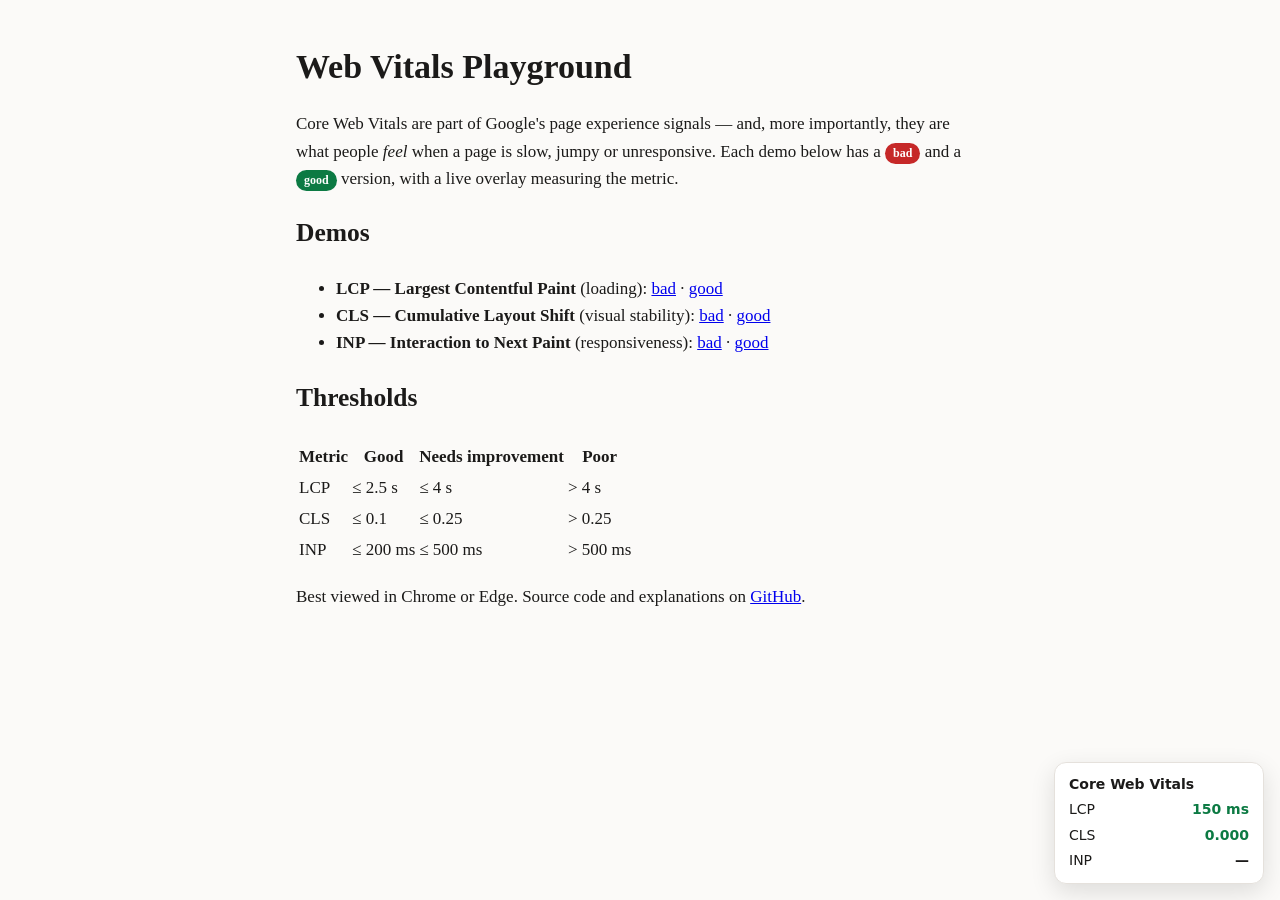
<file: index.html>
<!doctype html>
<html lang="en">
<head>
  <meta charset="utf-8">
  <meta name="viewport" content="width=device-width, initial-scale=1">
  <title>Web Vitals Playground</title>
  <meta name="description" content="Side-by-side demos of bad and good LCP, CLS and INP, with a live Core Web Vitals overlay. Learn what hurts page experience and how to fix it.">
  <link rel="stylesheet" href="style.css">
</head>
<body>
  <main class="wrap">
    <h1>Web Vitals Playground</h1>
    <p>Core Web Vitals are part of Google's page experience signals — and, more importantly, they are what people <em>feel</em> when a page is slow, jumpy or unresponsive. Each demo below has a <span class="badge bad">bad</span> and a <span class="badge good">good</span> version, with a live overlay measuring the metric.</p>

    <h2>Demos</h2>
    <ul>
      <li><strong>LCP — Largest Contentful Paint</strong> (loading): <a href="lcp.html?version=bad">bad</a> · <a href="lcp.html?version=good">good</a></li>
      <li><strong>CLS — Cumulative Layout Shift</strong> (visual stability): <a href="cls.html?version=bad">bad</a> · <a href="cls.html?version=good">good</a></li>
      <li><strong>INP — Interaction to Next Paint</strong> (responsiveness): <a href="inp.html?version=bad">bad</a> · <a href="inp.html?version=good">good</a></li>
    </ul>

    <h2>Thresholds</h2>
    <table>
      <thead><tr><th>Metric</th><th>Good</th><th>Needs improvement</th><th>Poor</th></tr></thead>
      <tbody>
        <tr><td>LCP</td><td>≤ 2.5 s</td><td>≤ 4 s</td><td>&gt; 4 s</td></tr>
        <tr><td>CLS</td><td>≤ 0.1</td><td>≤ 0.25</td><td>&gt; 0.25</td></tr>
        <tr><td>INP</td><td>≤ 200 ms</td><td>≤ 500 ms</td><td>&gt; 500 ms</td></tr>
      </tbody>
    </table>

    <p>Best viewed in Chrome or Edge. Source code and explanations on <a href="https://github.com/lari-pellini/web-vitals-playground">GitHub</a>.</p>
  </main>
  <script src="vitals.js"></script>
</body>
</html>
</file>
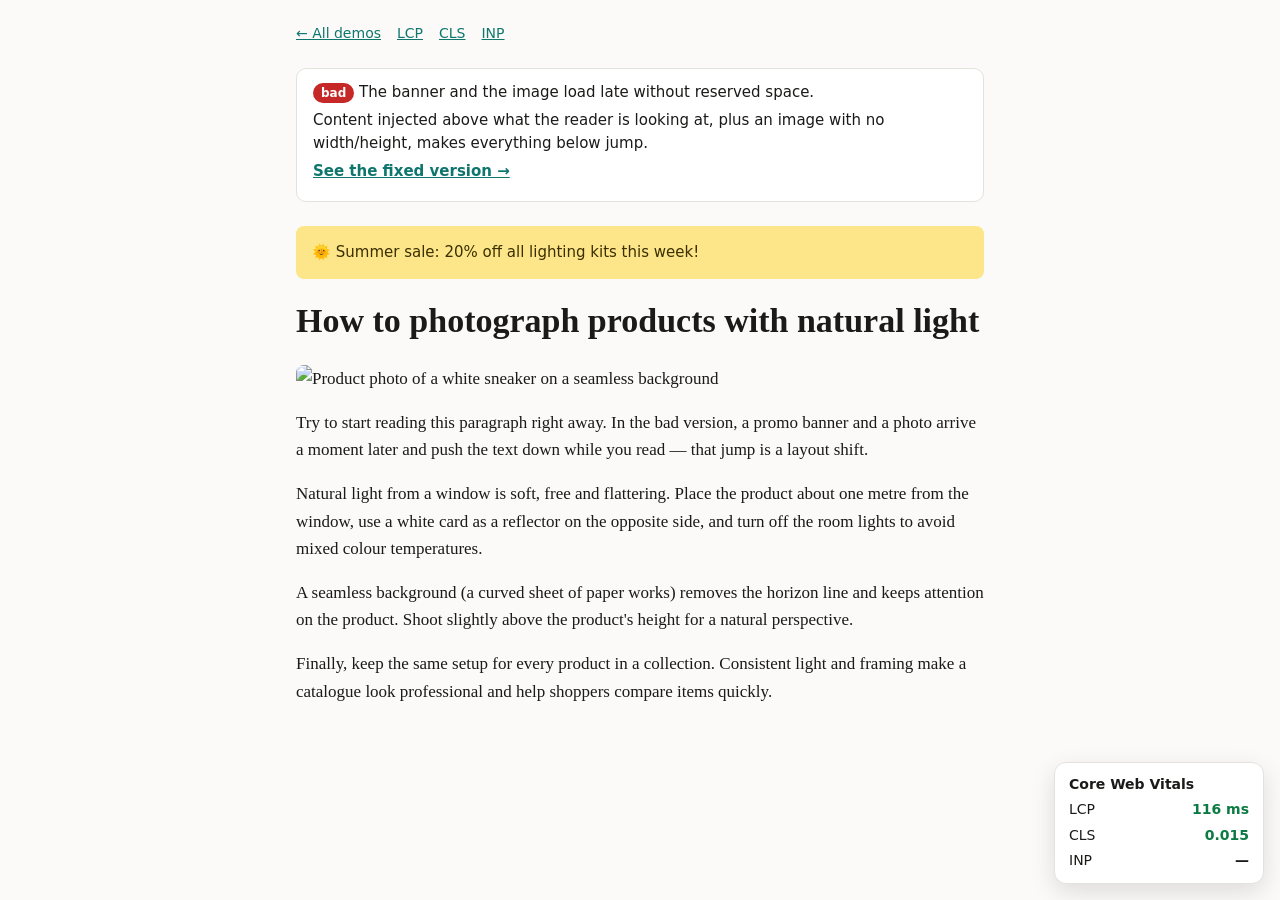
<file: cls.html>
<!doctype html>
<html lang="en">
<head>
  <meta charset="utf-8">
  <meta name="viewport" content="width=device-width, initial-scale=1">
  <title>CLS demo · Web Vitals Playground</title>
  <link rel="stylesheet" href="style.css">
  <script src="vitals.js"></script>
</head>
<body>
  <main class="wrap">
    <nav><a href="./">← All demos</a><a href="lcp.html">LCP</a><a href="cls.html">CLS</a><a href="inp.html">INP</a></nav>

    <section class="explain">
      <p id="label"></p>
      <p id="why"></p>
      <p class="toggle"><a id="toggle" href="#"></a></p>
    </section>

    <div id="promo-area"></div>

    <h1>How to photograph products with natural light</h1>
    <img id="photo" alt="Product photo of a white sneaker on a seamless background">
    <p>Try to start reading this paragraph right away. In the bad version, a promo banner and a photo arrive a moment later and push the text down while you read — that jump is a layout shift.</p>

    <p>Natural light from a window is soft, free and flattering. Place the product about one metre from the window, use a white card as a reflector on the opposite side, and turn off the room lights to avoid mixed colour temperatures.</p>
    <p>A seamless background (a curved sheet of paper works) removes the horizon line and keeps attention on the product. Shoot slightly above the product's height for a natural perspective.</p>
    <p>Finally, keep the same setup for every product in a collection. Consistent light and framing make a catalogue look professional and help shoppers compare items quickly.</p>
  </main>

  <script>
    var good = new URLSearchParams(location.search).get('version') === 'good';
    document.getElementById('label').innerHTML = good
      ? '<span class="badge good">good</span> Space is reserved for the banner and the image.'
      : '<span class="badge bad">bad</span> The banner and the image load late without reserved space.';
    document.getElementById('why').textContent = good
      ? 'Fix: a min-height slot for the banner and width/height attributes on the <img>, so the browser knows the aspect ratio before the file arrives.'
      : 'Content injected above what the reader is looking at, plus an image with no width/height, makes everything below jump.';
    var toggle = document.getElementById('toggle');
    toggle.href = '?version=' + (good ? 'bad' : 'good');
    toggle.textContent = good ? 'See the bad version →' : 'See the fixed version →';

    var photo = document.getElementById('photo');
    var area = document.getElementById('promo-area');
    if (good) {
      area.className = 'promo-slot';
      photo.width = 1200;
      photo.height = 600;
    }

    // Simulate a late ad/promo script and a slow image.
    setTimeout(function () {
      var promo = document.createElement('div');
      promo.className = 'promo';
      promo.textContent = '🌞 Summer sale: 20% off all lighting kits this week!';
      area.appendChild(promo);
    }, 700);

    setTimeout(function () {
      var svg = '<svg xmlns="http://www.w3.org/2000/svg" width="1200" height="600" viewBox="0 0 1200 600">' +
        '<defs><linearGradient id="g" x1="0" y1="0" x2="0" y2="1"><stop offset="0" stop-color="#f5f5f4"/><stop offset="1" stop-color="#d6d3d1"/></linearGradient></defs>' +
        '<rect width="1200" height="600" fill="url(#g)"/>' +
        '<ellipse cx="600" cy="470" rx="300" ry="30" fill="#a8a29e" opacity=".5"/>' +
        '<path d="M380 430 Q390 320 520 300 L700 290 Q800 300 820 360 L830 430 Z" fill="#fff" stroke="#78716c" stroke-width="6"/>' +
        '<rect x="370" y="425" width="470" height="30" rx="12" fill="#e7e5e4" stroke="#78716c" stroke-width="6"/></svg>';
      photo.src = 'data:image/svg+xml;charset=utf-8,' + encodeURIComponent(svg);
    }, 1400);
  </script>
</body>
</html>
</file>
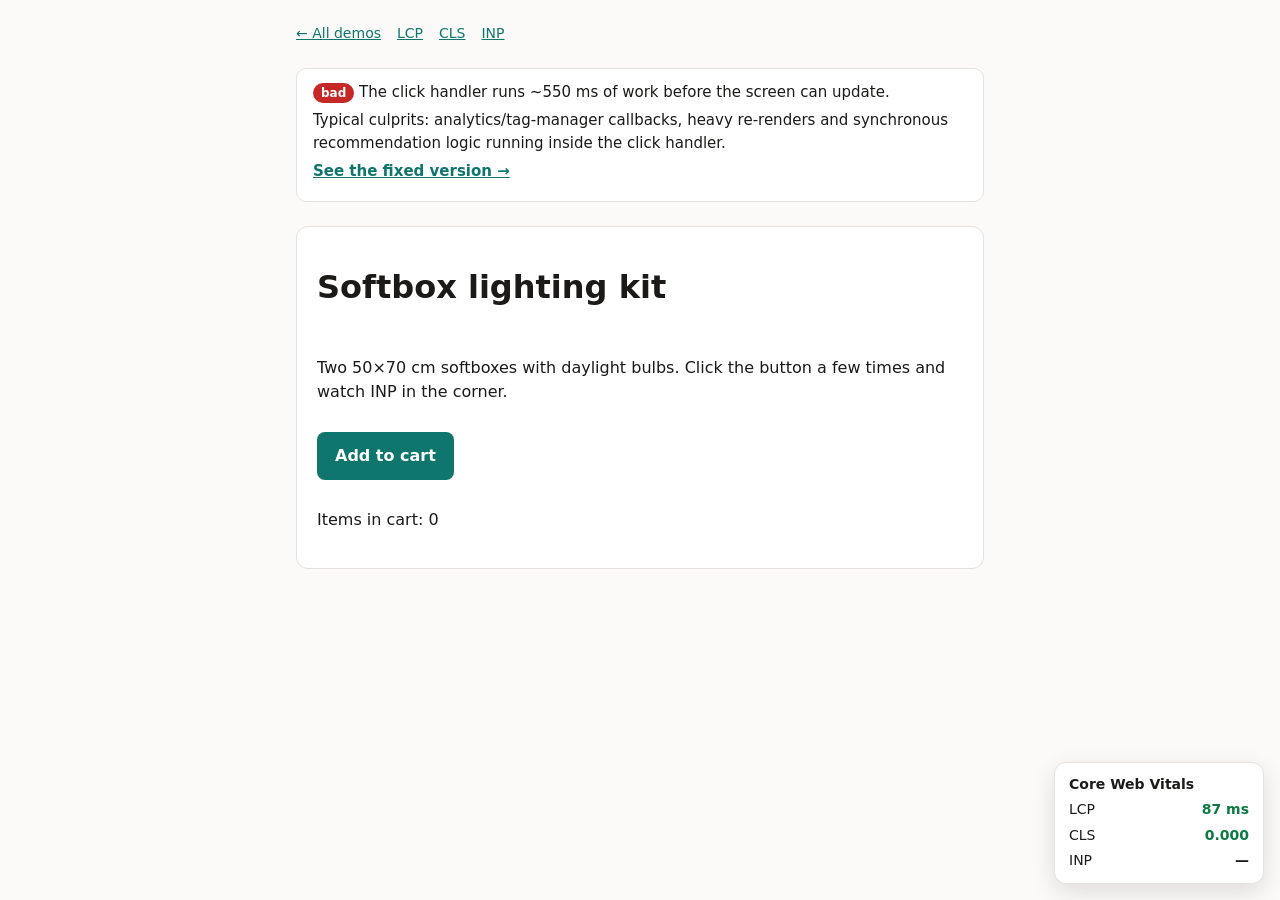
<file: inp.html>
<!doctype html>
<html lang="en">
<head>
  <meta charset="utf-8">
  <meta name="viewport" content="width=device-width, initial-scale=1">
  <title>INP demo · Web Vitals Playground</title>
  <link rel="stylesheet" href="style.css">
  <script src="vitals.js"></script>
</head>
<body>
  <main class="wrap">
    <nav><a href="./">← All demos</a><a href="lcp.html">LCP</a><a href="cls.html">CLS</a><a href="inp.html">INP</a></nav>

    <section class="explain">
      <p id="label"></p>
      <p id="why"></p>
      <p class="toggle"><a id="toggle" href="#"></a></p>
    </section>

    <div class="product">
      <h1>Softbox lighting kit</h1>
      <p>Two 50×70 cm softboxes with daylight bulbs. Click the button a few times and watch INP in the corner.</p>
      <button type="button" id="add">Add to cart</button>
      <p>Items in cart: <span class="cart-count" id="count">0</span></p>
    </div>
  </main>

  <script>
    var good = new URLSearchParams(location.search).get('version') === 'good';
    document.getElementById('label').innerHTML = good
      ? '<span class="badge good">good</span> The click updates the screen first, then does the heavy work.'
      : '<span class="badge bad">bad</span> The click handler runs ~550 ms of work before the screen can update.';
    document.getElementById('why').textContent = good
      ? 'Fix: show feedback immediately and defer analytics, recommendations and other non-urgent work until after the next paint (requestAnimationFrame + setTimeout, or scheduler.yield()).'
      : 'Typical culprits: analytics/tag-manager callbacks, heavy re-renders and synchronous recommendation logic running inside the click handler.';
    var toggle = document.getElementById('toggle');
    toggle.href = '?version=' + (good ? 'bad' : 'good');
    toggle.textContent = good ? 'See the bad version →' : 'See the fixed version →';

    var count = 0;
    var button = document.getElementById('add');
    var counter = document.getElementById('count');

    // Stand-in for tracking pixels, cart recalculation, recommendation widgets…
    function heavyWork(ms) {
      var end = performance.now() + ms;
      while (performance.now() < end) { /* busy */ }
    }

    function updateUi() {
      count += 1;
      counter.textContent = String(count);
      button.textContent = 'Added ✓';
    }

    button.addEventListener('click', function () {
      if (good) {
        updateUi();
        requestAnimationFrame(function () {
          setTimeout(function () { heavyWork(550); }, 0);
        });
      } else {
        heavyWork(550);
        updateUi();
      }
    });
  </script>
</body>
</html>
</file>
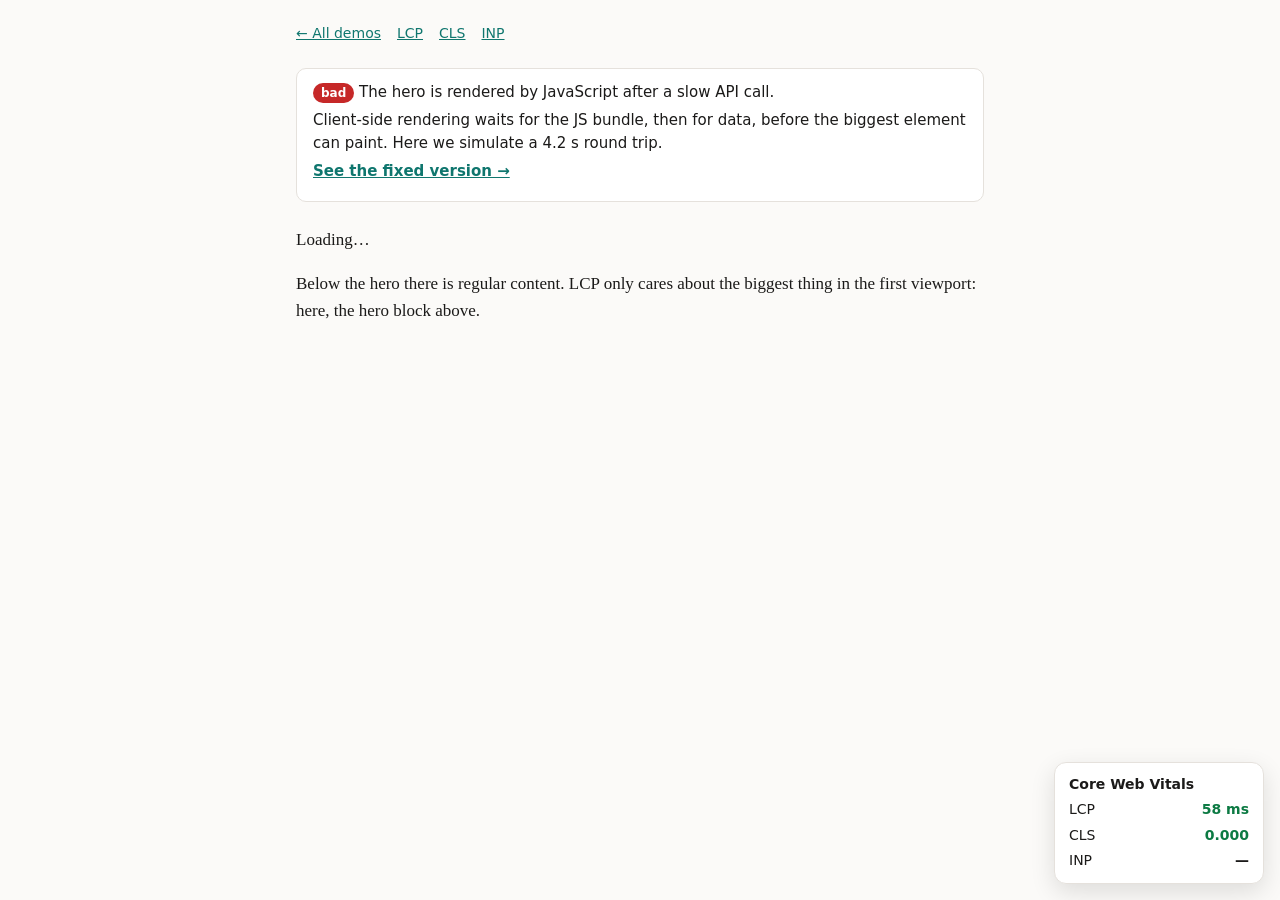
<file: lcp.html>
<!doctype html>
<html lang="en">
<head>
  <meta charset="utf-8">
  <meta name="viewport" content="width=device-width, initial-scale=1">
  <title>LCP demo · Web Vitals Playground</title>
  <link rel="stylesheet" href="style.css">
  <script src="vitals.js"></script>
</head>
<body>
  <main class="wrap">
    <nav><a href="./">← All demos</a><a href="lcp.html">LCP</a><a href="cls.html">CLS</a><a href="inp.html">INP</a></nav>

    <section class="explain">
      <p id="label"></p>
      <p id="why"></p>
      <p class="toggle"><a id="toggle" href="#"></a></p>
    </section>

    <div id="hero-root"></div>

    <p>Below the hero there is regular content. LCP only cares about the biggest thing in the first viewport: here, the hero block above.</p>
  </main>

  <template id="hero-template">
    <section class="hero">
      <h1>Product photos that sell</h1>
      <p>Light, background and framing tips for small online stores — tested on real catalogues.</p>
    </section>
  </template>

  <script>
    var good = new URLSearchParams(location.search).get('version') === 'good';
    document.getElementById('label').innerHTML = good
      ? '<span class="badge good">good</span> The hero is in the HTML the server sends.'
      : '<span class="badge bad">bad</span> The hero is rendered by JavaScript after a slow API call.';
    document.getElementById('why').textContent = good
      ? 'Fix: render the main content on the server (or statically) and keep the critical path free of blocking requests. For image heroes, add fetchpriority="high" and never lazy-load them.'
      : 'Client-side rendering waits for the JS bundle, then for data, before the biggest element can paint. Here we simulate a 4.2 s round trip.';
    var toggle = document.getElementById('toggle');
    toggle.href = '?version=' + (good ? 'bad' : 'good');
    toggle.textContent = good ? 'See the bad version →' : 'See the fixed version →';

    var root = document.getElementById('hero-root');
    var hero = document.getElementById('hero-template').content.cloneNode(true);
    if (good) {
      root.appendChild(hero);
    } else {
      root.textContent = 'Loading…';
      setTimeout(function () {
        root.textContent = '';
        root.appendChild(hero);
      }, 4200);
    }
  </script>
</body>
</html>
</file>
<file: style.css>
:root {
  --bg: #fbfaf8;
  --surface: #ffffff;
  --text: #1b1a19;
  --muted: #6a6560;
  --border: #e5e1dc;
  --accent: #0f766e;
  --good: #0c7a43;
  --ni: #b26a00;
  --poor: #c62828;
}

@media (prefers-color-scheme: dark) {
  :root {
    --bg: #141312;
    --surface: #1e1d1b;
    --text: #f2efea;
    --muted: #a59f97;
    --border: #36332f;
    --accent: #2dd4bf;
    --good: #4ade80;
    --ni: #fbbf24;
    --poor: #f87171;
  }
}

* { box-sizing: border-box; }

body {
  margin: 0;
  font: 17px/1.6 Georgia, "Times New Roman", serif;
  background: var(--bg);
  color: var(--text);
}

.wrap { max-width: 720px; margin: 0 auto; padding: 24px 16px 140px; }

nav { font: 14px/1.4 system-ui, sans-serif; display: flex; flex-wrap: wrap; gap: 8px 16px; margin-bottom: 24px; }
nav a, .toggle a { color: var(--accent); }

.explain {
  font: 15px/1.5 system-ui, sans-serif;
  background: var(--surface);
  border: 1px solid var(--border);
  border-radius: 10px;
  padding: 12px 16px;
  margin-bottom: 24px;
}
.explain p { margin: 0 0 6px; }
.toggle { font-weight: 600; }
.badge { display: inline-block; padding: 1px 8px; border-radius: 999px; font-size: 12px; font-weight: 700; color: #fff; }
.badge.bad { background: var(--poor); }
.badge.good { background: var(--good); }

h1 { line-height: 1.2; }
img { max-width: 100%; height: auto; display: block; border-radius: 8px; margin: 16px 0; }

.promo {
  font: 15px/1.4 system-ui, sans-serif;
  background: #fde68a;
  color: #3b2f00;
  padding: 16px;
  border-radius: 8px;
  margin-bottom: 16px;
}
.promo-slot { min-height: 52px; margin-bottom: 16px; }
.promo-slot .promo { margin-bottom: 0; }

.hero {
  padding: 48px 24px;
  border-radius: 12px;
  background: linear-gradient(135deg, #0f766e, #134e4a);
  color: #f0fdfa;
}
.hero h1 { font-size: clamp(2rem, 6vw, 3.25rem); margin: 0 0 12px; }
.hero p { margin: 0; font-size: 1.15rem; }

.product {
  display: grid;
  gap: 12px;
  font: 16px/1.5 system-ui, sans-serif;
  background: var(--surface);
  border: 1px solid var(--border);
  border-radius: 12px;
  padding: 20px;
}
.product button {
  font: inherit;
  font-weight: 600;
  padding: 12px 18px;
  border: 0;
  border-radius: 8px;
  background: var(--accent);
  color: #fff;
  cursor: pointer;
  justify-self: start;
}
.cart-count { font-variant-numeric: tabular-nums; }

.vitals {
  position: fixed;
  right: 16px;
  bottom: 16px;
  min-width: 210px;
  font: 14px/1.4 system-ui, sans-serif;
  background: var(--surface);
  color: var(--text);
  border: 1px solid var(--border);
  border-radius: 12px;
  padding: 12px 14px;
  box-shadow: 0 8px 24px rgb(0 0 0 / .12);
}
.vitals .row { display: flex; justify-content: space-between; gap: 16px; margin-top: 6px; }
.vitals output { font-weight: 700; font-variant-numeric: tabular-nums; }
.vitals [data-rating="good"] output { color: var(--good); }
.vitals [data-rating="needs-improvement"] output { color: var(--ni); }
.vitals [data-rating="poor"] output { color: var(--poor); }
.vitals .note { margin: 8px 0 0; color: var(--muted); font-size: 12px; }

@media (max-width: 480px) {
  .vitals { left: 16px; right: 16px; }
}
</file>
